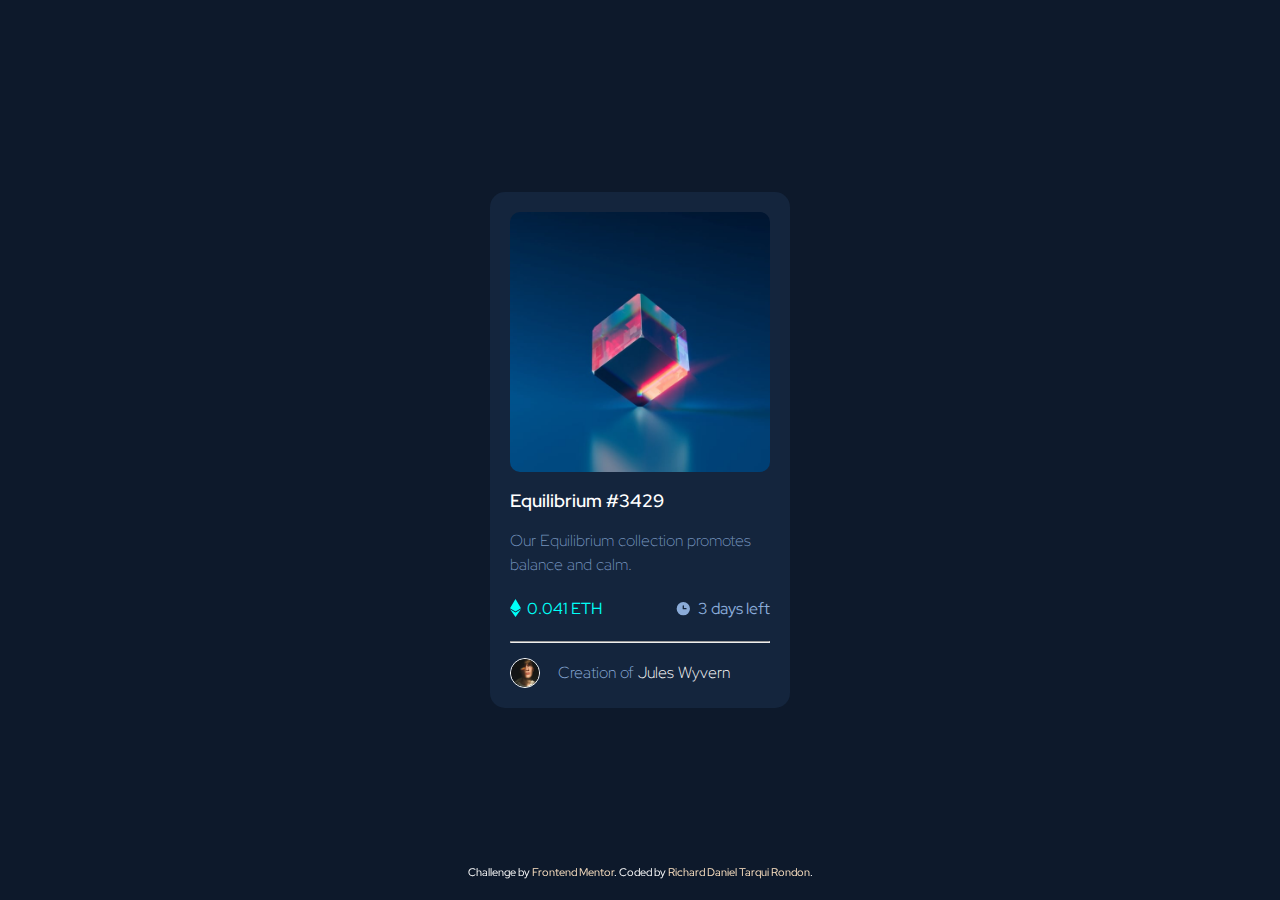
<file: nft-preview-card-component-main/index.html>
<!DOCTYPE html>
<html lang="en">
<head>
  <meta charset="UTF-8">
  <meta name="viewport" content="width=device-width, initial-scale=1.0"> <!-- displays site properly based on user's device -->

  <link rel="icon" type="image/png" sizes="32x32" href="./images/favicon-32x32.png">
  
  <title>Frontend Mentor | NFT preview card component</title>
  <link rel="stylesheet" href="style.css">
  <!-- Feel free to remove these styles or customise in your own stylesheet 👍 -->
</head>
<body>
  <main class="container">
    <div class="card">
      <div class="card__container">
        <a href="#" class="url">
          <div class="url__imagen">
            <div class="url__shadow">
            
            </div>
          </div>
        </a>
        <div class="text">
          <h3 class="text__title">Equilibrium #3429</h3>
          <p class="text__desc">Our Equilibrium collection promotes balance and calm.</p>
        </div>
        <div class="details">
          <div class="price">
            <img src="images/icon-ethereum.svg" alt="" class="price__logo">
            <span class="price__price">0.041 ETH</span>
          </div>          
          <div class="temp">
            <img src="images/icon-clock.svg" alt="" class="temp__logo">
            <span class="temp__temp">3 days left</span>
            
          </div>
        </div>
        <hr class="card__line" width="100%">
        <div class="autor">
          <img src="images/image-avatar.png" alt="" class="autor__profile">
          <span class="autor__desc">Creation of<a href="" class="autor__enlace"> Jules Wyvern</a></span>
        </div>
      </div>
      </div>
      
    
  </main>



  

   
  
  
   

  <div class="attribution">
    Challenge by <a href="https://www.frontendmentor.io?ref=challenge" target="_blank">Frontend Mentor</a>. 
    Coded by <a href="https://github.com/richardtr123">Richard Daniel Tarqui Rondon</a>.
  </div>
</body>
</html>
</file>
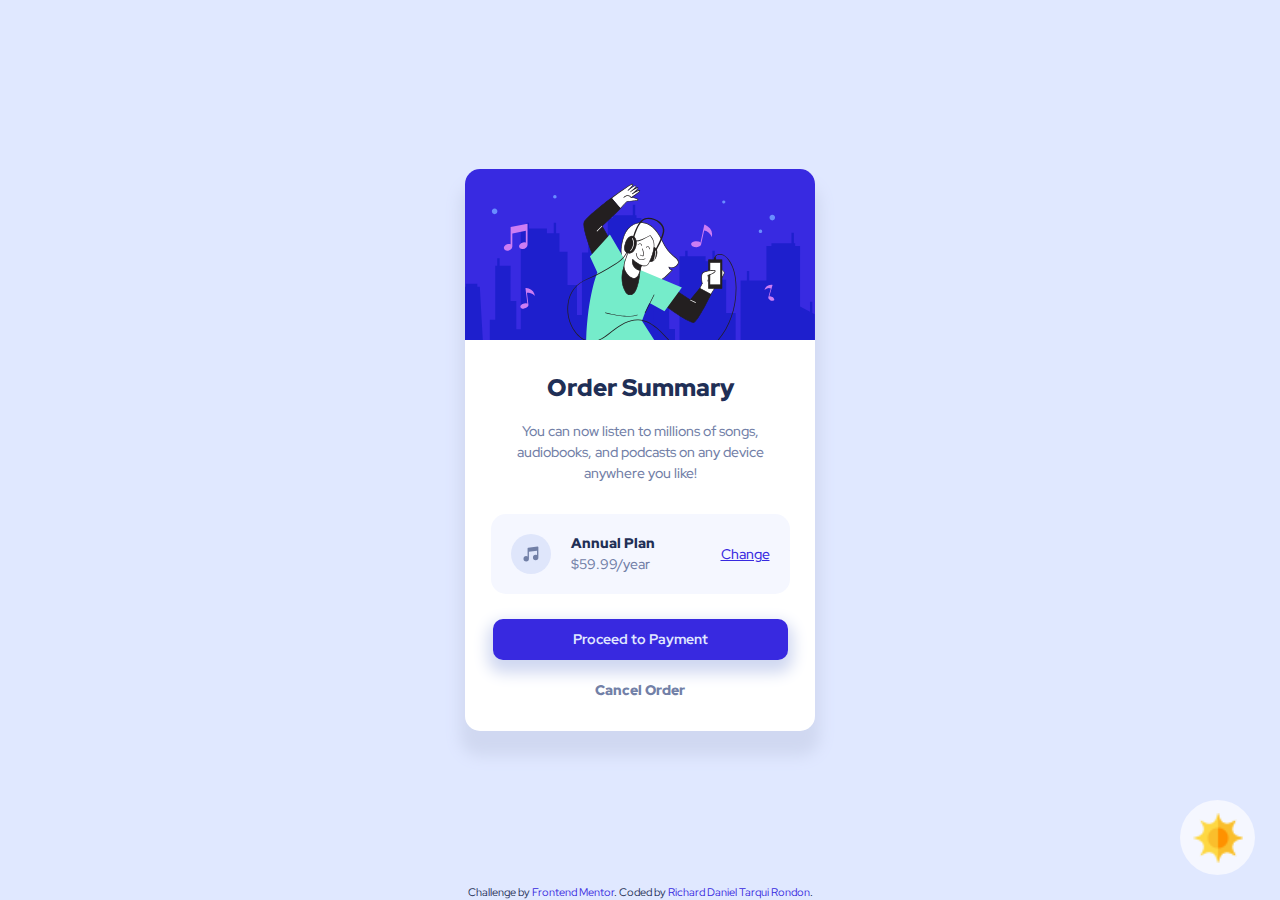
<file: order-summary-component-main/index.html>
<!DOCTYPE html>
<html lang="en">
<head>
  <meta charset="UTF-8">
  <meta name="viewport" content="width=device-width, initial-scale=1.0"> <!-- displays site properly based on user's device -->

  <link rel="icon" type="image/png" sizes="32x32" href="./images/favicon-32x32.png">
  
  <title>Frontend Mentor | Order summary card</title>
  <link rel="stylesheet" href="style.css">
  <!-- Feel free to remove these styles or customise in your own stylesheet 👍 -->
  <style>
    
  </style>
</head>
<body>
  <div class="contenedor">
    <main class="card">
        <img src="images/illustration-hero.svg" alt="" class="card__header">     
        <div class="card__texts">
        <h2 class="card__title">Order Summary</h2>
        <p class="description">  You can now listen to millions of songs, audiobooks, and podcasts on any 
          device anywhere you like!</p>
      </div>
      <div class="plan">
        <div class="plan__icon"></div>
        <div class="plan__text">
          <p class="plan__plan">Annual Plan</p>
          $59.99/year
        </div>
        <a href="#" class="plan__enlace">Change</a>
      </div>
      <a href="#" class="card__payment card__payment__active">Proceed to Payment</a>
      <a href="#" class="card__cancel">Cancel Order</a>
      
    </main>
  </div>
  



  
  

  
<div class="button">

</div>
  
  
  <div class="attribution">
    Challenge by <a href="https://www.frontendmentor.io?ref=challenge" target="_blank">Frontend Mentor</a>. 
    Coded by <a href="#">Richard Daniel Tarqui Rondon</a>.
  </div>
  <script src="script.js"></script>
</body>
</html>
</file>
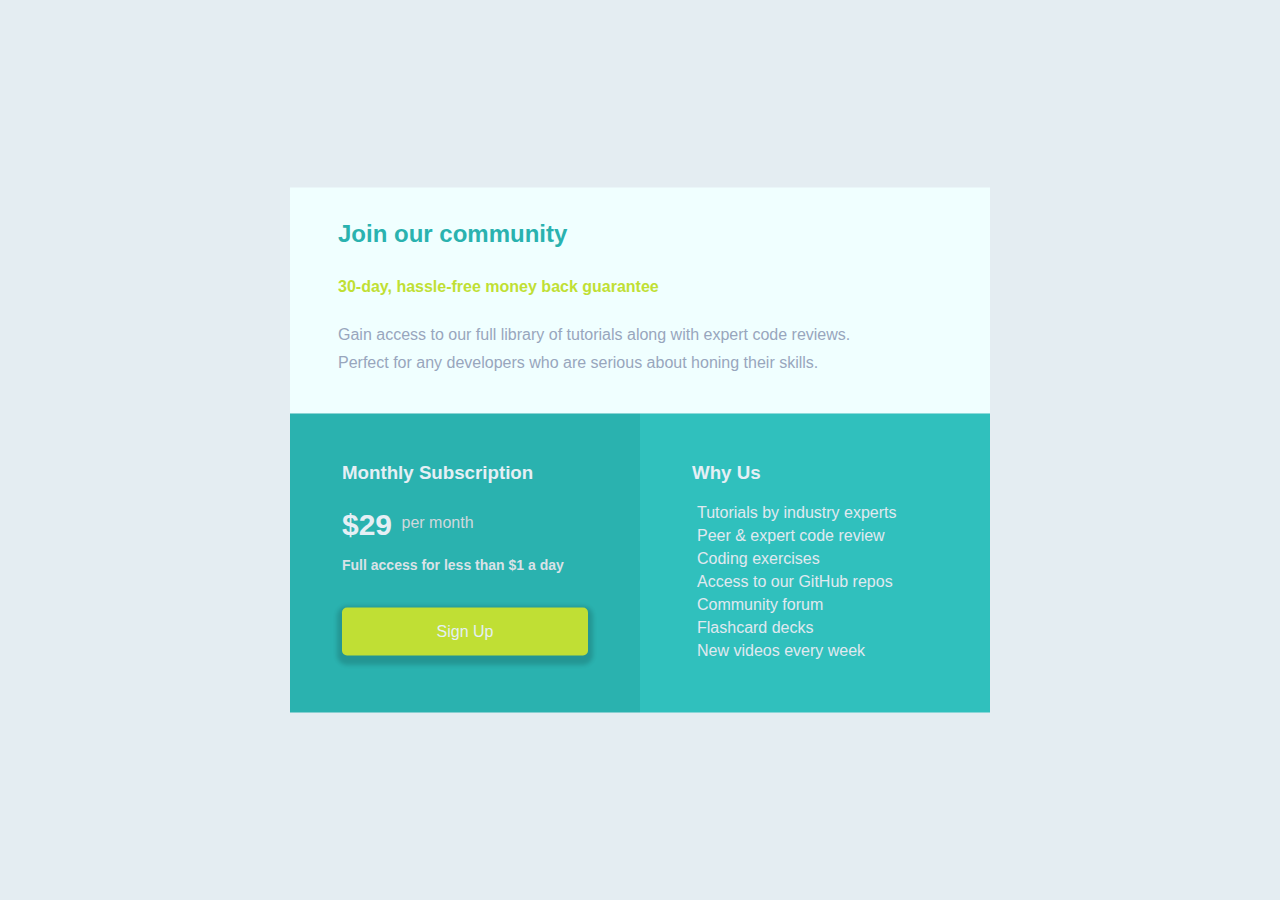
<file: single-price-grid-component-master/index.html>
<!DOCTYPE html>
<html lang="en">
<head>
  <meta charset="UTF-8">
  <meta name="viewport" content="width=device-width, initial-scale=1.0"> <!-- displays site properly based on user's device -->

  <link rel="icon" type="image/png" sizes="32x32" href="./images/favicon-32x32.png">
  
  <title>Frontend Mentor | Single Price Grid Component</title>

  <!-- Feel free to remove these styles or customise in your own stylesheet 👍 -->
  <link rel="stylesheet" href="style.css">
  <style>
    .attribution { font-size: 11px; text-align: center; }
    .attribution a { color: hsl(228, 45%, 44%); }
  </style>
</head>
<body>
  <div class="container">
    <div class="card">
      <div class="comunidad">
        <h2 class="comunidad__title">Join our community</h2>
        <p class="comunidad__garantia">30-day, hassle-free money back guarantee</p>
        <p class="comunidad__descripcion">Gain access to our full library of tutorials along with expert code reviews.</p>
        <p class="comunidad__descripcion">Perfect for any developers who are serious about honing their skills.</p>
      </div>
      <div class="suscripcion">
        <h3 class="suscripcion__title">Monthly Subscription</h3>
        <span class="suscripcion__price">&dollar;29</span>
        <span class="suscripcion__time">per month</span>
        <div class="suscripcion__descripcion">Full access for less than &dollar;1 a day</div>
        <a href="#" class="suscripcion__boton">Sign Up</a>
      </div>
      <div class="about">
        <h3 class="about__title">Why Us</h3>
          <p class="about__references">  Tutorials by industry experts
            </p>
          <p class="about__references">Peer &amp; expert code review
            </p>
          <p class="about__references">Coding exercises</p>
          <p class="about__references">Access to our GitHub repos</p>
          <p class="about__references">Community forum</p>
          <p class="about__references">Flashcard decks</p>
          <p class="about__references">New videos every week</p>
      </div>
    </div>
    
</div>
</body>
</html>
</file>
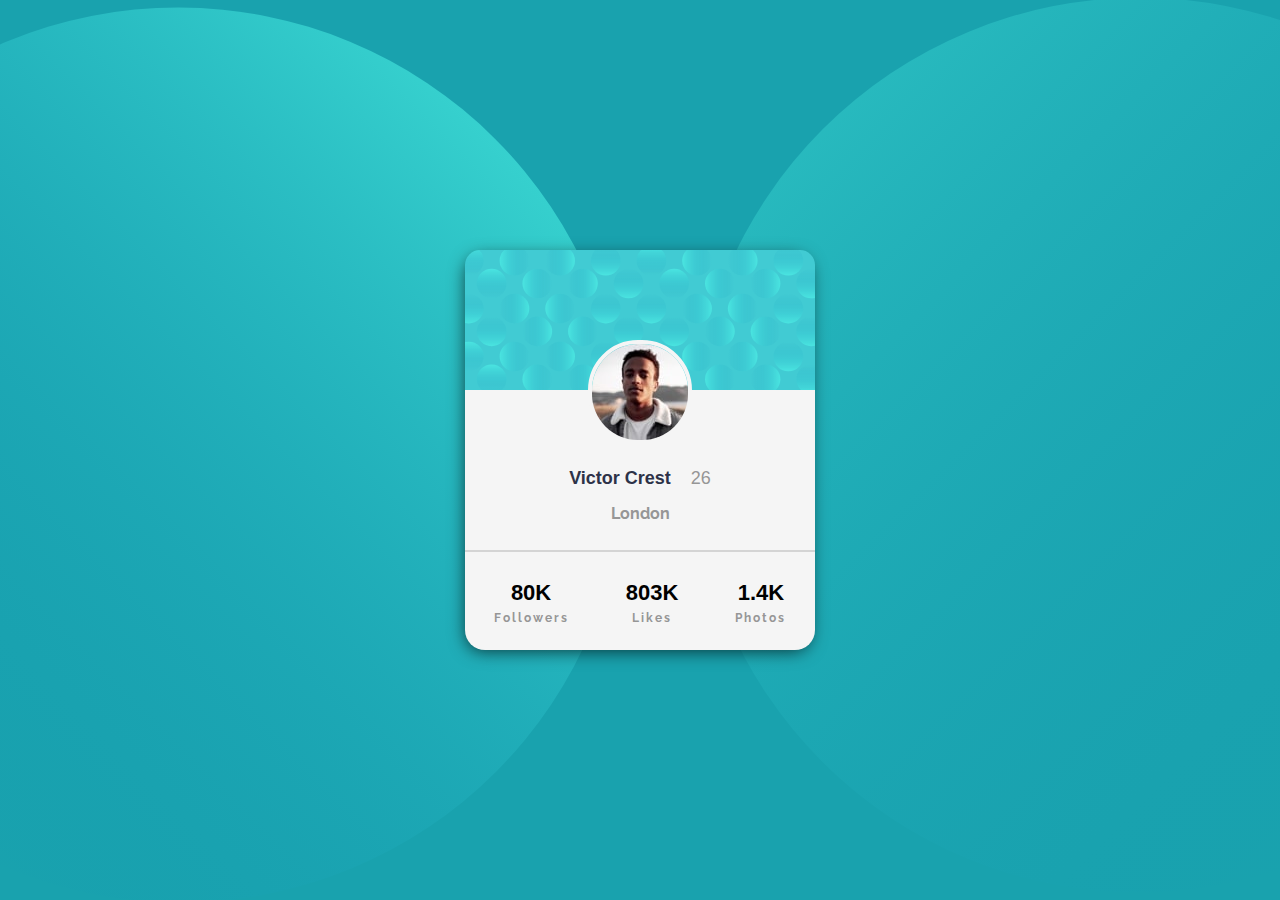
<file: 1er ejercicio/profile-card-component-main/index.html>
<!DOCTYPE html>
<html lang="en">
<head>
  <meta charset="UTF-8">
  <meta name="viewport" content="width=device-width, initial-scale=1.0"> <!-- displays site properly based on user's device -->

  <link rel="icon" type="image/png" sizes="32x32" href="./images/favicon-32x32.png">
  <link rel="stylesheet" href="style.css">
  
  <title>Frontend Mentor | Profile card component</title>

  <!-- Feel free to remove these styles or customise in your own stylesheet 👍 -->
  <style>
    .attribution { font-size: 11px; text-align: center; }
    .attribution a { color: hsl(228, 45%, 44%); }
  </style>
</head>
<body>
  <div class="contenedor">
    <div class="card">
      <div class="card__header"></div>
      <div class="card__body">
        <a href="#" class="card__enlace">
          <img class="card__imagen" src="images/image-victor.jpg" alt="victor.jpg">
        </a>
        <div class="card__datos"><strong class="card__nombre">Victor Crest</strong>26</div>
        <div class="card__pais">London</div>
      </div>
      <hr class="card__linea">
      <div class="card__footer">
        <div class="detalle">
          <div class="detalle__number">80K</div>
          <div class="detalle__desc">Followers</div>     
        </div>
        <div class="detalle">
          <div class="detalle__number">803K</div>
          <div class="detalle__desc">Likes</div>          
        </div>
        <div class="detalle">
          <div class="detalle__number">1.4K</div>
          <div class="detalle__desc">Photos</div>          
        </div>        
      </div>
    </div>
  </div>

 


  

  
  
  <!-- <div class="attribution">
    Challenge by <a href="https://www.frontendmentor.io?ref=challenge" target="_blank">Frontend Mentor</a>. 
    Coded by <a href="#">Richard Daniel Tarqui Rondon</a>.
  </div> -->
</body>
</html>
</file>
<file: nft-preview-card-component-main/style.css>
@import url('https://fonts.googleapis.com/css2?family=Red+Hat+Display:wght@400;700&display=swap');

*,
*::before,
*::after {
  box-sizing: border-box;
}

body,
h1,
h2,
h3,
h4,
p,
hr,
figure,
blockquote,
dl,
dd {
  margin: 0;
}

input,
button,
textarea,
select {
  font: inherit;
}

ul[role='list'],
ol[role='list'] {
  list-style: none;
}

a{
    text-decoration: none;
}
a:hover{
    text-decoration: underline;
}

:root{
  --background: hsl(217, 54%, 11%);
  --background_card: hsl(216, 50%, 16%);
  --font_header:white;
  --font_primary_1:hsl(215, 51%, 70%);
}

body{
  font-family: 'Red Hat Display', sans-serif;
  font-size: 16px;
  position: relative;
  font-size: 16px;
  background-color: var(--background);
  min-height: 100vh;
  text-rendering: optimizeSpeed;
  line-height: 1.5;
  display: flex; 
  justify-content: center;
  align-items: center;
  flex-direction: column;
}

.container{
  height: auto;
  position: relative;
}

.card{
  width:300px;
  border-radius:15px 15px 15px 15px ;
  background: var(--background_card);
  
}

.card__container{
  color: hsl(215, 51%, 70%);
  padding: 20px;
  display: flex;
  flex-flow: column nowrap;
  justify-content: center;
  align-items: center;
}

.text__title{
  font-size: 18px;
  margin: 15px 0px;
  color: whitesmoke;
  font-weight: 600;
}

.text__desc{
  color:hsla(215, 52%, 70%, 0.828);
  font-weight: 300;
}

.url{
  width: 260px;
  height: 260px;
}

.url__shadow{
  width: 260px;
  height: 260px;
  border-radius:10px;
}
.url__shadow:hover{
  background-position: center center;
  background-repeat: no-repeat;
  background-image: url(images/icon-view.svg);
  background-color:hsla(178, 100%, 50%, 0.486) ;
}
.url__imagen{
  background: url(images/image-equilibrium.jpg) no-repeat center center;
  background-size: contain;
  width: 260px;
  height: 260px;
  border-radius:10px;
}

.details{
  margin: 20px 0px;
  width: 100%;
  display: flex;
  flex-flow: row nowrap;
  justify-content: space-between;
}

.price__logo, .temp__logo{
  margin-right: 3px;
  vertical-align:-2.5px;
}

.temp__temp, .price__price{
  font-weight: 400;
}

.price__price{
  color: hsl(178, 100%, 50%);
}

.card__line{
  color:hsl(215, 32%, 27%);
}

.autor{
  margin-top: 15px;
  width: 100%;
}

.autor__profile{  
  width: 30px;
  border-radius: 40px;
  border:hsl(0, 0%, 100%) .5px solid;
  margin-right: 15px;
  vertical-align: -10px;
}
.autor__desc{
  font-weight: 300;
}

.autor__enlace,.text__title{
  cursor: pointer;
  color:  hsl(0, 0%, 100%);
}

.autor__enlace:hover,.text__title:hover{
  text-decoration: none;
  color: hsl(178, 100%, 50%);
} 

.attribution{
  font-size: 11px; 
  text-align: center;
  color: white;
  position: fixed;
  bottom: 20px;
}
.attribution a{
  color: bisque;
}
</file>
<file: order-summary-component-main/style.css>
@import url('https://fonts.googleapis.com/css2?family=Red+Hat+Display:wght@400;700&display=swap');

*,
*::before,
*::after {
  box-sizing: border-box;
}

body,
h1,
h2,
h3,
h4,
p,
figure,
blockquote,
dl,
dd {
  margin: 0;
}

input,
button,
textarea,
select {
  font: inherit;
}

ul[role='list'],
ol[role='list'] {
  list-style: none;
}

a{
    text-decoration: none;
}
a:hover{
    text-decoration: underline;
}

:root{
    font-family: 'Red Hat Display', sans-serif;

    --font-title: hsl(223, 47%, 23%);
    --font-color:hsl(224, 23%, 55%);
    --background:hsl(225, 100%, 94%);
    --background-card:white;
    --background-plan:hsl(225, 100%, 98%);
    --urls-1:hsl(245, 75%, 52%);
    --urls-2:hsl(224, 23%, 55%);
    --shadow:hsl(225, 54%, 88%);
    --state:url('images/sun.png');
    --background-state:hsl(225, 100%, 98%);
}

body {
  position: relative;
    font-size: 16px;
    background-color: var(--background);
    min-height: 100vh;
    text-rendering: optimizeSpeed;
    line-height: 1.5;
    display: flex; 
    justify-content: center;
    align-items: center;
    flex-direction: column;
}

.contenedor{   
    height:auto;
    position: relative;
}

.card{    
    border-radius: 15px;
    width: 350px;
    display: flex;
    flex-flow: column nowrap;
    align-items: center;
    background: var(--background-card);
    box-shadow: 0px 20px 15px 5px var(--shadow);
}

.card__header{
    border-radius: 15px 15px 0 0;
    display: block;
    width: 350px;
}

.card__texts{
  padding:30px 50px;
  display: flex;
  align-items: center;
  justify-content: center;
  flex-flow: column nowrap;
}

.card__title{
  color:  var(--font-title);
  font-weight: 900;
  margin-bottom: 15px;
}
  
.description{
  font-weight: 500;
  font-size: 14px;
  color:var(--font-color);
  text-align: center;
}

.plan{
  font-size: 14px;
  margin: 0 30px;
  border-radius: 15px 15px;
  height: 80px;
  background:var(--background-plan);
  display: flex;
  align-items: center;
  justify-content:space-around;
  margin-bottom: 25px;
}

.plan__icon{
  padding: 0px 40px;
  display: block;
  width: 40px;
  height: 40px;
  background: url('images/icon-music.svg') no-repeat center center;
  background-size: 40px;
}
.plan__text{
  font-weight: 500;
  width: 150px;
  color: var(--font-color);
}

.plan__plan{
  font-weight: 900;
  color: var(--font-title);
}

.plan__enlace{
  padding: 0 20px 0 0;
  text-decoration: underline;
  color: var(--urls-1);
  font-weight: 500;
}

.card__payment{
  border: none;
  font-size: 14px;
  color: var(--background);
  font-weight: 700;
  border-radius: 10px 10px 10px 10px;
  text-align: center;
  padding: 10px 80px;
  display: block;
  margin-bottom: 20px;
}

.card__payment__active{
  box-shadow: 0px 8px 15px 5px var(--shadow);
  background:var(--urls-1);
}
.card__cancel{
  font-size: 14px;
  font-weight: 900;
  color:var(--urls-2) ;
  margin-bottom: 30px;
}

.attribution {
  color: var(--font-title);
    bottom: 0;
   position: absolute;
   font-size: 11px; 
   text-align: center; 
}
.attribution a { 
  color:var(--urls-1); 
}

.button{
  cursor: pointer;
  border-radius: 75px;
  right: 25px;
  bottom: 25px;
  width: 75px;
  height: 75px;
  display: block;
  position:  absolute;
  background: var(--state),var(--background-state); 
  background-repeat: no-repeat;
  background-position: center center;
  background-size: 50px;
}




.darkmode{
  --state:url('images/moon.png');
  --font-title: #f0f0eb;
  --font-color:#f0f0eb;
  --background:#172231;
  --shadow: hsl(217, 58%, 18%);
  --background-card:#172231;
  --background-plan:#303f57;
  --urls-1:#d6cfb3;
  --urls-2:#7aa5aa;
  --background-state:hsl(225, 22%, 28%);
}
</file>
<file: single-price-grid-component-master/style.css>
*,
*::before,
*::after {
  box-sizing: border-box;
}
/* Remove default margin */
body,
h1,
h2,
h3,
h4,
p,
figure,
blockquote,
dl,
dd {
  margin: 0;
}

html:focus-within {
    scroll-behavior: smooth;
  }

input,
button,
textarea,
select {
  font: inherit;
}



:root{
    font-family: 'Karla',sans-serif;
    font-size: 16px;
    font-weight: 400;
}

a{
    text-decoration: none;
}
a:hover{
    text-decoration: underline;
}

body{
    background:#E4EDF2;
    overflow: auto;
}

.container{
    position: relative;
    margin: 0 auto;
    max-width: 1920px;
    width: 90%;
    height: 100vh;
}

.card{
    position: absolute;
    top:50%;
    left: 50%;
    transform: translate(-50%,-50%);
    width: 700px;
    display: grid;
    grid-template-columns:1fr 1fr;
    grid-template-rows: 1span 1span;
    
}

.comunidad{
    height: auto;
    padding: 32px 48px;
    grid-column: 1/3;
    background:azure;
}
.comunidad__title{
    margin: 0px 0px 30px 0px;
    color:hsl(179, 62%, 43%);
}
.comunidad__garantia{
    margin: 0px 0px 30px 0px;
    font-weight: 700;
    color: hsl(71, 73%, 54%);
}
.comunidad__descripcion{
    margin: 10px 0;
    color: hsl(218, 22%, 67%);
}

.suscripcion{    
    padding: 48px 52px;
    grid-column: 1/2;
    grid-row: 2/3;
    background:hsl(179, 62%, 43%);
}
.suscripcion__title{
    margin: 0px 0px 24px 0px;
    font-weight: 700;
    color:hsl(204, 43%, 93%) ;
}
.suscripcion__price{
    color: hsl(204, 43%, 93%);
    font-weight: 700;
    margin-right: 5px;
    font-size: 30px;
}
.suscripcion__time{
    font-size: 16px;
    vertical-align:super;
    color: hsl(203, 16%, 84%);
}
.suscripcion__descripcion{
    font-weight: 700;
    font-size: 14px;
    margin-top: 15px;
    color: hsl(203, 21%, 88%);
}
.suscripcion__boton{
    text-align: center;
    border-radius: 5px;
    font-weight: 400;
    margin-top:35px;
    display: block;
    color:hsl(204, 43%, 93%);
    background: hsl(71, 73%, 54%);
    padding: 15px 30px 15px 30px;
    box-shadow: 0px 4px 4px 5px rgba(0,0,0,0.16);
    -webkit-box-shadow: 0px 4px 4px 5px rgba(0,0,0,0.16); 
}
.about{   
    padding: 48px 52px;
    grid-column: 2/3;
    grid-row: 2/3;
    background:hsl(179, 60%, 47%);
}
.about__title{
    font-weight: 700;
    margin: 0 0 20px 0;
    color: hsl(204, 43%, 93%);
}
.about__references{
    margin: 5px;
    color: hsl(206, 35%, 91%);
}

@media (max-width:375px) {
    body{
        
        position:static;
        overflow-y: scroll;
    }
    .container{
        margin:150px auto;
        position:sticky;
    }
    .card{
        width: 330px;
        display: flex;
        flex-flow: column nowrap;
    }
}
</file>
<file: 1er ejercicio/profile-card-component-main/style.css>
@import url('https://fonts.googleapis.com/css2?family=Raleway:wght@300&display=swap');

*{
    box-sizing: border-box;
    margin: 0;
    padding: 0;
}

a{
    text-decoration: none;
}
a:hover{
    text-decoration: underline;
}

body{
    margin: 0 auto;
    background: wheat;
    font-family: 'Raleway', sans-serif;
    font-size: 18px;
    
}

.contenedor{
    max-width: 1920px;
    width: 100%;
    height: 100vh;
    background: url(images/bg-pattern-top.svg) -70% 180%/70% , url(images/bg-pattern-bottom.svg) 180% -70%/70%, hsl(185, 75%, 39%) center center;
    /* background: -70% 180%/ 70% hsl(185, 75%, 39%) url(images/bg-pattern-top.svg),
               70% hsl(185, 75%, 39%) url(images/bg-pattern-bottom.svg); */
    background-repeat: no-repeat;
    display: flex;
    justify-content: center;
    align-items: center;
}

.card{
    /* display: none; */
    background: whitesmoke;
    min-width: 350px;
    width: 350px;
    height: 400px;
    border-radius: 20px;
    box-shadow: -2px 4px 17px -3px rgba(0,0,0,0.7);
}

.card__header{
    border-radius: 15px 15px 0 0;
    height:35%;
    width: 100%;
    background-image: url(images/bg-pattern-card.svg);    
}
.card__body{
    height: 40%;
    display: flex;
    flex-flow: nowrap column;
    align-items: center;
}
.card__enlace{
    width: fit-content;
    border-radius: 50px;
    margin-top: -50px;
    margin-bottom: 20px;
}
.card__imagen{
    border: whitesmoke solid 4px;
    width: 100%;
    border-radius: 50px;
}
.card__datos{
    font-weight: 400;
    color: hsl(0, 0%, 59%);
    margin-bottom: 15px;
}
.card__nombre{
    color:  hsl(229, 23%, 23%);
    margin-right: 20px;
}
.card__pais{
    font-weight: 700;
    color: hsl(0, 0%, 59%);
    font-size: 16px;
    margin-bottom: 30px;
}

.card__linea{
    border: none;
    border: 1px solid hsl(0, 0%, 83%);
}

.card__footer{
    display: flex;
    justify-content: space-around;
    height: 25%;
}

.detalle{    
    height: 100%;
    display: flex;
    flex-flow: column nowrap;
    justify-content: center;
    align-items: center;
}

.detalle__number{
    font-weight: 700;
    font-size: 22px;
    margin-bottom: 5px;
}

.detalle__desc{
    font-size: 12px;
    font-weight: 700;
    color: hsl(0, 0%, 59%);
    letter-spacing: 2px;
}

.detalle__number,.card__datos{
    font-family: sans-serif;
}

@media (max-width:375px) {
    .contenedor{
        background: url(images/bg-pattern-top.svg) 300% -95% /120%,url(images/bg-pattern-bottom.svg) -175% 200%/120%, hsl(185, 75%, 39%) center center;
        /* background: -70% 180%/ 70% hsl(185, 75%, 39%) url(images/bg-pattern-top.svg),
                   70% hsl(185, 75%, 39%) url(images/bg-pattern-bottom.svg); */
        background-repeat: no-repeat;
        display: flex;
        justify-content: center;
        align-items: center;
    }
}
</file>
